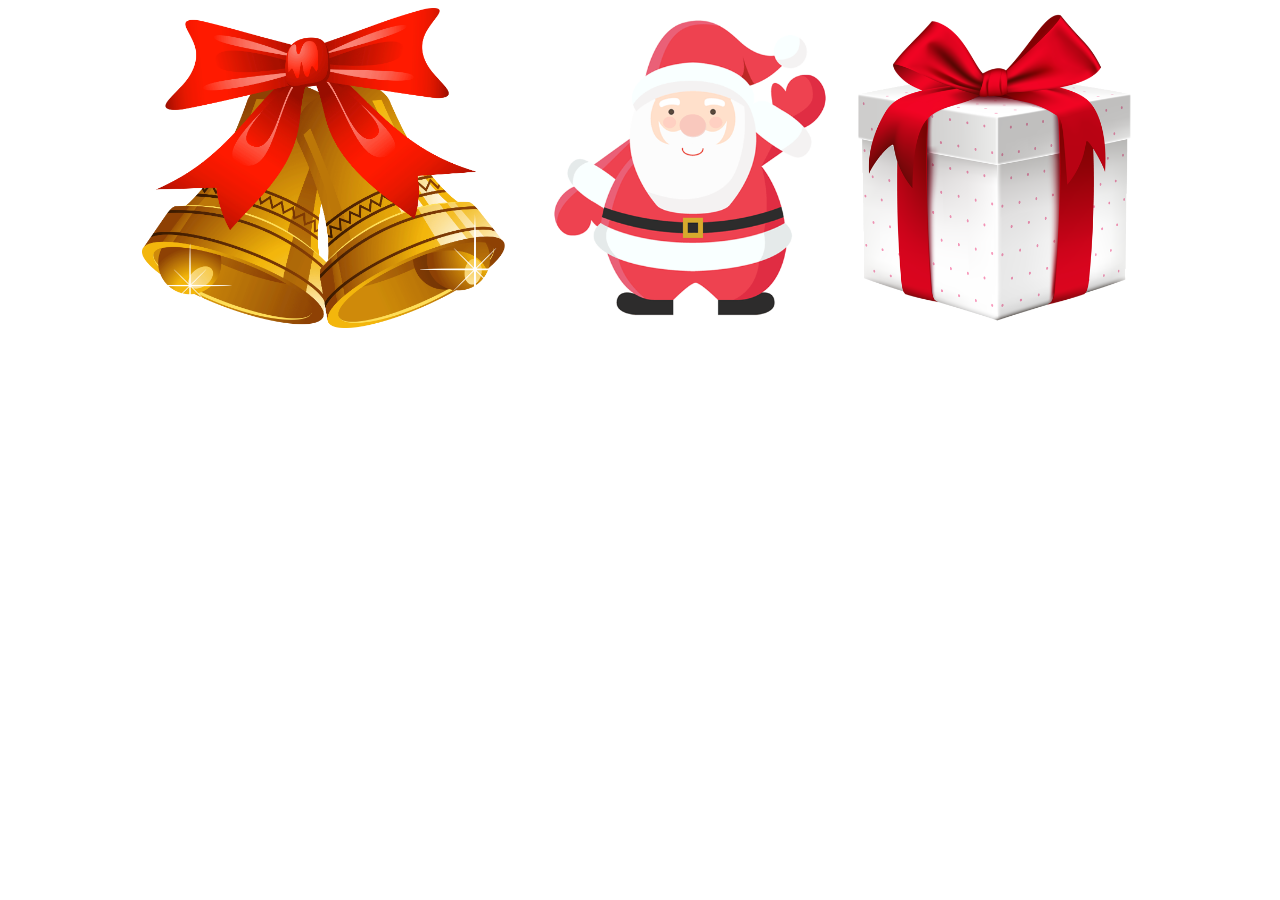
<file: Basic/index.html>
<!DOCTYPE html>
<html lang="en">
  <head>
    <meta charset="UTF-8" />
    <meta name="viewport" content="width=device-width, initial-scale=1.0" />
    <script src="https://code.jquery.com/jquery-3.5.1.min.js" integrity="sha256-9/aliU8dGd2tb6OSsuzixeV4y/faTqgFtohetphbbj0=" crossorigin="anonymous"></script>
    <style>
        .container {
            display: flex;
            flex-wrap: wrap;
            justify-content: center;
        }

        img {
            height: 20rem;
        }

        img:hover {
            cursor: pointer;
        }

        #result {
            text-align: center;
        }
        
    </style>
    <title>Document</title>
  </head>
  <body>
    <div class="container">
      <img id="bell" src="./img/1-2-christmas-bell-png-image.png" alt="" />
      <img id="santa" src="./img/santa-claus.png" alt="" />
      <img
        id="white-box"
        src="./img/White_Gift_Box_with_Red_Bow_PNG_Image_2048x.png"
        alt=""
      />
    </div>
    <p id="result"></p>
    <script src="index.js"></script>
  </body>
</html>
</file>
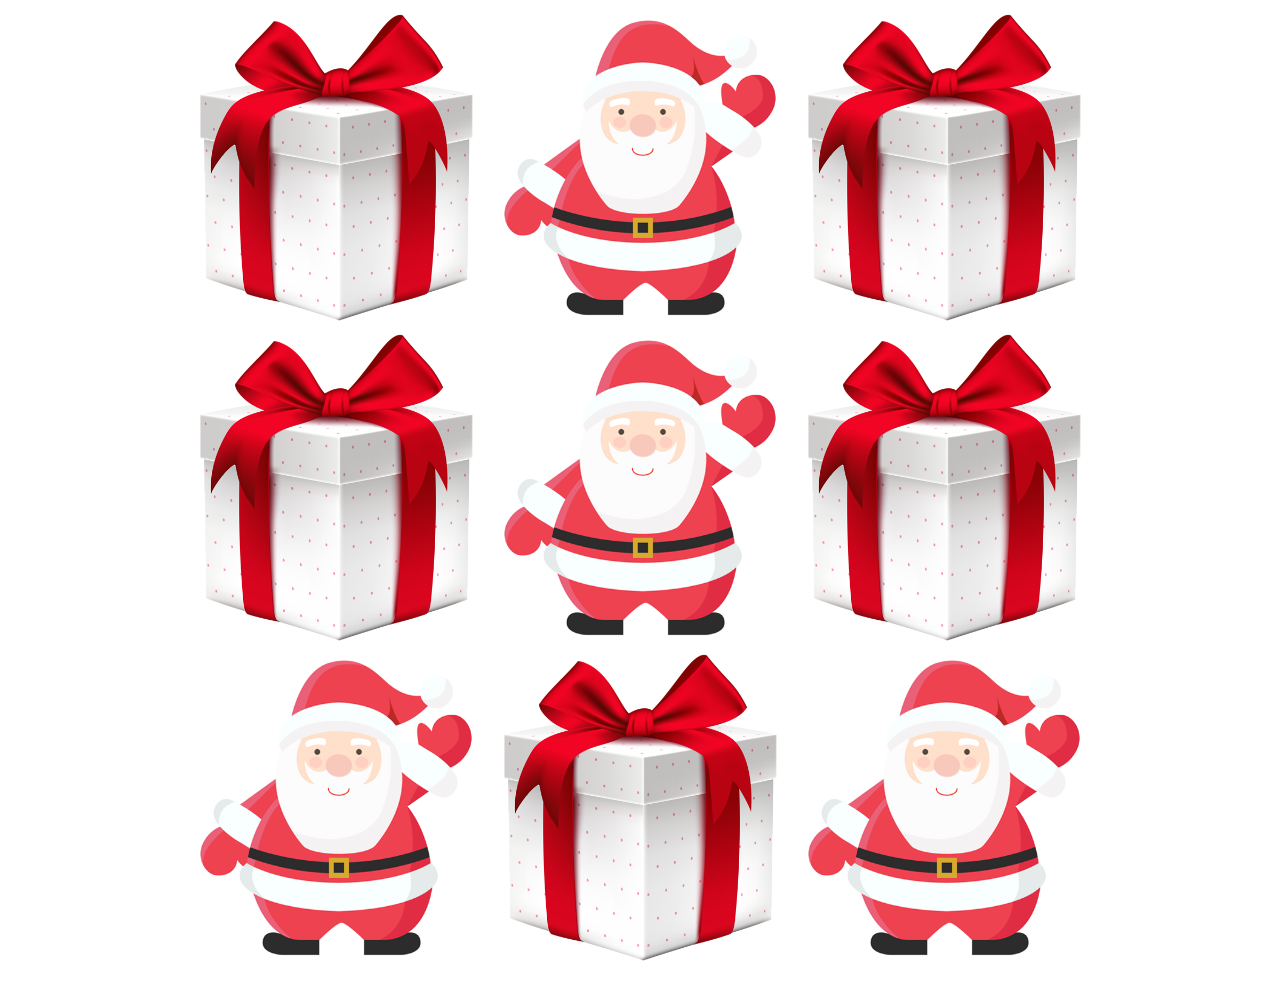
<file: Basic2/index.html>
<!DOCTYPE html>
<html lang="en">

<head>
    <meta charset="UTF-8" />
    <meta name="viewport" content="width=device-width, initial-scale=1.0" />
    <script src="https://code.jquery.com/jquery-3.5.1.min.js" integrity="sha256-9/aliU8dGd2tb6OSsuzixeV4y/faTqgFtohetphbbj0=" crossorigin="anonymous"></script>
    <style>
        .container {
            display: flex;
            flex-wrap: wrap;
            justify-content: center;
        }
        
        img {
            height: 20rem;
        }
        
        img:hover {
            cursor: pointer;
        }
        
        #result {
            text-align: center;
        }
    </style>
    <title>Document</title>
</head>

<body>
    <div class="container">
        <img id="white-box" src="./img/White_Gift_Box_with_Red_Bow_PNG_Image_2048x.png" alt="" />
        <img id="santa1" src="./img/santa-claus.png" alt="" />
        <img id="white-box" src="./img/White_Gift_Box_with_Red_Bow_PNG_Image_2048x.png" alt="" />
    </div>
    <div class="container">
        <img id="white-box" src="./img/White_Gift_Box_with_Red_Bow_PNG_Image_2048x.png" alt="" />
        <img id="santa2" src="./img/santa-claus.png" alt="" />
        <img id="white-box" src="./img/White_Gift_Box_with_Red_Bow_PNG_Image_2048x.png" alt="" />
    </div>
    <div class="container">
        <img id="santa3" src="./img/santa-claus.png" alt="" />
        <img id="white-box" src="./img/White_Gift_Box_with_Red_Bow_PNG_Image_2048x.png" alt="" />
        <img id="santa4" src="./img/santa-claus.png" alt="" />
    </div>
    <p id="result"></p>
    <script>
        $('#santa1').click(function() {
            $(this).hide()
        })
        $('#santa2').click(function() {
            $(this).hide()
        })
        $('#santa3').click(function() {
            $(this).hide()
        })
        $('#santa4').click(function() {
            $(this).hide()
        })

        console.log([{
            name: "Robin Van Persie",
            age: 28
        }, {
            name: "Theo Walcott",
            age: 22
        }, {
            name: "Bacary Sagna",
            age: 26
        }].sort(function(obj1, obj2) {
            // Ascending: first age less than the previous
            return obj1.age - obj2.age;
        });)
    </script>
</body>
<!-- <script src="index.js"></script> -->

</html>
</file>
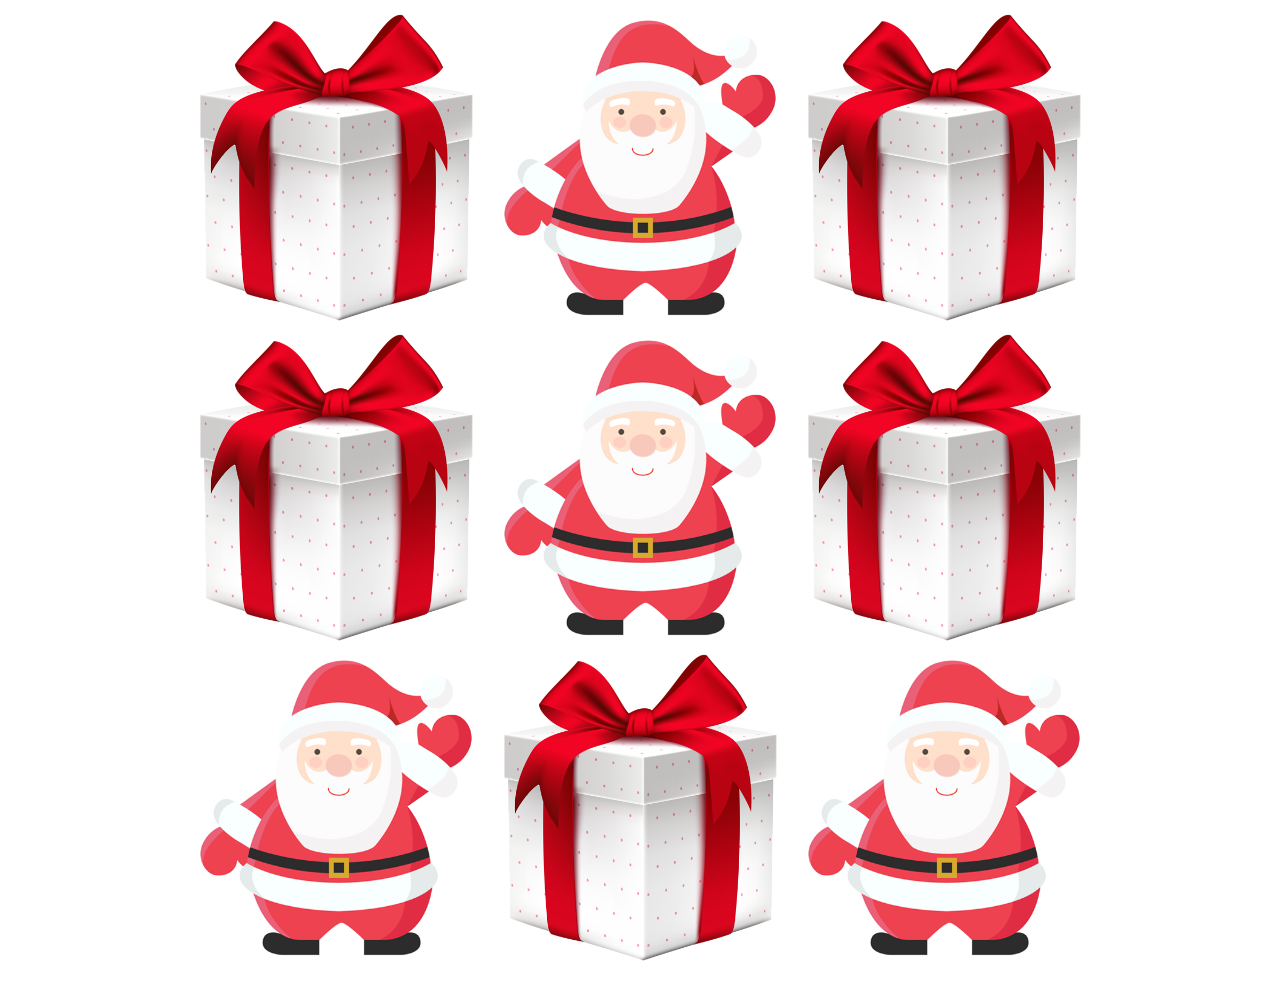
<file: Basic/index2.html>
<!DOCTYPE html>
<html lang="en">
  <head>
    <meta charset="UTF-8" />
    <meta name="viewport" content="width=device-width, initial-scale=1.0" />
    <script src="https://code.jquery.com/jquery-3.5.1.min.js" integrity="sha256-9/aliU8dGd2tb6OSsuzixeV4y/faTqgFtohetphbbj0=" crossorigin="anonymous"></script>
    <style>
        .container {
            display: flex;
            flex-wrap: wrap;
            justify-content: center;
        }

        img {
            height: 20rem;
        }

        img:hover {
            cursor: pointer;
        }

        #result {
            text-align: center;
        }
        
    </style>
    <title>Document</title>
  </head>
  <body>
        <div class="container">
     <img
        id="white-box"
        src="./img/White_Gift_Box_with_Red_Bow_PNG_Image_2048x.png"
        alt=""
      />
      <img id="santa" src="./img/santa-claus.png" alt="" />
      <img
        id="white-box"
        src="./img/White_Gift_Box_with_Red_Bow_PNG_Image_2048x.png"
        alt=""
      />
    </div>
        <div class="container">
     <img
        id="white-box"
        src="./img/White_Gift_Box_with_Red_Bow_PNG_Image_2048x.png"
        alt=""
      />
      <img id="santa" src="./img/santa-claus.png" alt="" />
      <img
        id="white-box"
        src="./img/White_Gift_Box_with_Red_Bow_PNG_Image_2048x.png"
        alt=""
      />
    </div>
        <div class="container">
    
      <img id="santa" src="./img/santa-claus.png" alt="" />
      <img
        id="white-box"
        src="./img/White_Gift_Box_with_Red_Bow_PNG_Image_2048x.png"
        alt=""
      />
       <img id="santa" src="./img/santa-claus.png" alt="" />
    </div>
    <p id="result"></p>
    <script>
    	
 	$('#santa').click(function() {
        $(this).hide()
    })
 	$('#santa').click(function() {
        $(this).hide()
    })
    $('#santa').click(function() {
        $(this).hide()
    })


    </script>
  </body>
</html>
</file>
